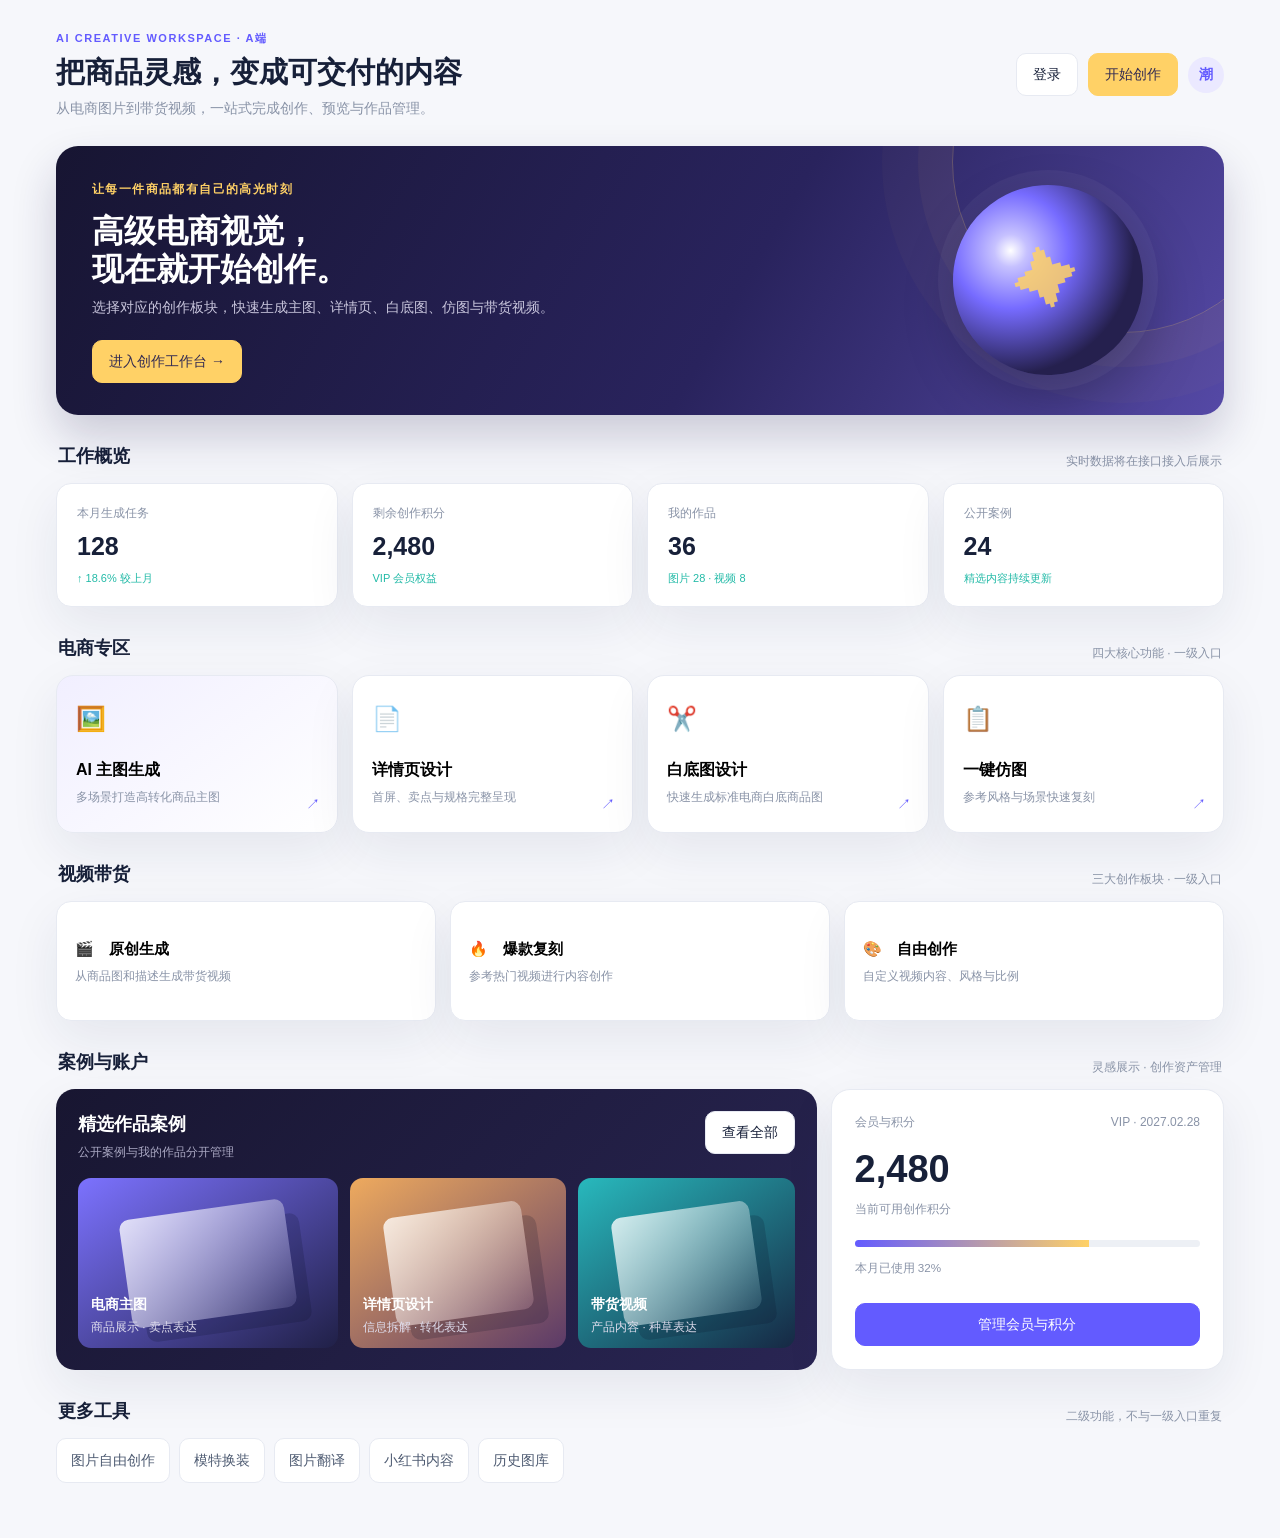
<file: index.html>
<!doctype html><html lang="zh-CN"><head><meta charset="UTF-8"><meta name="viewport" content="width=device-width,initial-scale=1"><title>潮创者 AI｜A 端工作台</title><style>
:root{--ink:#172039;--muted:#8993a7;--line:#e7eaf2;--bg:#f6f7fb;--card:#fff;--v:#635bff;--deep:#171532;--gold:#ffd166;--mint:#22baa7;--shadow:0 18px 50px rgba(28,38,75,.08)}*{box-sizing:border-box}body{margin:0;background:var(--bg);color:var(--ink);font:14px/1.5 -apple-system,BlinkMacSystemFont,"PingFang SC","Microsoft YaHei",sans-serif}button{font:inherit;cursor:pointer}.app{min-height:100vh;display:flex}.side{display:none}.brand{display:flex;align-items:center;gap:10px;color:#fff;font-weight:800;font-size:19px;padding:0 12px 34px}.logo{display:grid;place-items:center;width:34px;height:34px;border-radius:11px;color:#241e49;background:var(--gold);font-weight:900}.brand small{display:block;color:#8987a8;font-size:10px;font-weight:400}.nav{display:none}.nav button{border:0;background:transparent;color:inherit;text-align:left;border-radius:10px;padding:12px 13px}.nav button:hover,.nav button.active{background:#2a2750;color:#fff}.nav i{font-style:normal;width:25px;display:inline-block;color:#aaa5ff}.side-foot{margin-top:auto;padding:15px 12px;color:#777698;font-size:11px;line-height:1.8}.main{width:100%;max-width:1600px;margin:auto;padding:30px 56px 55px}.top{display:flex;justify-content:space-between;align-items:center;margin-bottom:27px}.eyebrow{font-size:11px;color:var(--v);font-weight:800;letter-spacing:.14em}.title{font-size:29px;margin:4px 0;font-weight:850}.desc{margin:0;color:var(--muted)}.top-actions{display:flex;gap:10px;align-items:center}.btn{border:1px solid var(--line);background:#fff;border-radius:10px;padding:10px 16px;color:var(--ink)}.btn.primary{background:var(--v);border-color:var(--v);color:#fff}.btn.gold{background:var(--gold);border-color:var(--gold);color:#332b52}.avatar{width:36px;height:36px;border-radius:50%;border:0;background:#ebe9ff;color:var(--v);font-weight:800}.hero{position:relative;overflow:hidden;border-radius:22px;background:linear-gradient(120deg,#171532,#29235d 58%,#5549a6);padding:32px 36px;color:#fff;display:flex;justify-content:space-between;min-height:210px;box-shadow:0 22px 45px rgba(29,24,74,.2)}.hero:after{content:'';position:absolute;width:340px;height:340px;border:1px solid #ffd1663d;border-radius:50%;right:-70px;top:-155px;box-shadow:0 0 0 34px #ffd1660a,0 0 0 70px #ffd16606}.hero-copy{position:relative;z-index:1;max-width:590px}.hero small{color:var(--gold);font-weight:800;letter-spacing:.12em}.hero h1{font-size:32px;line-height:1.2;margin:13px 0 8px}.hero p{color:#c8c5dc;margin:0 0 22px}.hero-art{position:relative;z-index:1;width:280px;display:grid;place-items:center}.orb{width:190px;height:190px;border-radius:50%;background:radial-gradient(circle at 35% 30%,#fff,#c6c1ff 9%,#766bff 32%,#25204e 68%);box-shadow:0 0 0 15px #ffffff0a,0 25px 55px #0004;transform:rotate(-15deg)}.orb:after{content:'✦';display:grid;place-items:center;width:100%;height:100%;font-size:66px;color:#ffd166d9}.section-head{display:flex;justify-content:space-between;align-items:end;margin:28px 2px 13px}.section-head h2{font-size:18px;margin:0}.section-head span{color:var(--muted);font-size:12px}.grid{display:grid;gap:14px}.stats{grid-template-columns:repeat(4,1fr)}.stat{background:var(--card);border:1px solid var(--line);border-radius:15px;padding:18px 20px;box-shadow:var(--shadow)}.stat label{font-size:12px;color:var(--muted)}.stat strong{display:block;font-size:25px;margin:5px 0 2px}.stat em{font-style:normal;color:var(--mint);font-size:11px}.feature-grid{grid-template-columns:repeat(4,1fr)}.feature{position:relative;min-height:158px;text-align:left;border:1px solid var(--line);border-radius:17px;background:#fff;padding:19px;overflow:hidden;transition:.2s;box-shadow:var(--shadow)}.feature:hover{transform:translateY(-3px);border-color:#bcb7ff}.feature .icon{font-size:24px;margin-bottom:21px}.feature b{display:block;font-size:16px}.feature small{display:block;color:var(--muted);margin-top:6px;line-height:1.6}.feature .arrow{position:absolute;right:17px;bottom:17px;color:var(--v)}.feature.primary{background:linear-gradient(145deg,#f1efff,#fff)}.video-grid{grid-template-columns:repeat(3,1fr)}.video-card{min-height:120px;text-align:left;border:1px solid var(--line);border-radius:15px;background:#fff;padding:18px;box-shadow:var(--shadow)}.video-card b{font-size:15px}.video-card small{display:block;color:var(--muted);margin-top:7px}.layout{grid-template-columns:1.45fr .75fr}.showcase{background:linear-gradient(135deg,#181631,#292553);border:0;border-radius:19px;padding:22px;color:#fff;box-shadow:var(--shadow)}.showcase-head{display:flex;justify-content:space-between;align-items:start}.showcase h2{margin:0;font-size:18px}.showcase p{margin:5px 0 17px;color:#aaa8c3;font-size:12px}.cases{display:grid;grid-template-columns:1.2fr 1fr 1fr;gap:12px}.case{min-height:170px;border-radius:13px;position:relative;overflow:hidden;padding:13px;display:flex;flex-direction:column;justify-content:end;background:linear-gradient(145deg,#7c72ff,#202047)}.case:nth-child(2){background:linear-gradient(145deg,#eeaa5e,#5b3a68)}.case:nth-child(3){background:linear-gradient(145deg,#28b9bd,#162844)}.case:before{content:'';position:absolute;inset:18% 18%;border-radius:10px;background:linear-gradient(135deg,#fffc,#ffffff12);transform:rotate(-8deg);box-shadow:13px 16px #0a0d232e}.case span,.case small{position:relative;z-index:1}.case span{font-weight:800}.case small{color:#dfdded;margin-top:3px}.wallet{border-radius:19px;background:#fff;border:1px solid var(--line);padding:23px;box-shadow:var(--shadow);display:flex;flex-direction:column}.wallet .topline{display:flex;justify-content:space-between;color:var(--muted);font-size:12px}.wallet strong{font-size:38px;margin:10px 0 2px}.wallet small{color:var(--muted)}.progress{height:7px;background:#edf0f5;border-radius:20px;margin:22px 0 12px;overflow:hidden}.progress i{display:block;height:100%;width:68%;background:linear-gradient(90deg,var(--v),var(--gold))}.wallet .btn{margin-top:auto;width:100%}.tools{display:flex;flex-wrap:wrap;gap:9px}.tool{border:1px solid var(--line);background:#fff;border-radius:10px;padding:11px 14px;color:#4e5b72}.tool:hover{border-color:#bcb7ff;color:var(--v)}.workspace{display:none;background:#fff;border:1px solid var(--line);border-radius:18px;padding:24px;margin-top:25px;box-shadow:var(--shadow)}.workspace.active{display:block}.workspace h2{margin:0 0 5px}.workspace p{color:var(--muted);margin:0 0 18px}.workspace-grid{display:grid;grid-template-columns:1fr 1fr;gap:14px}.form-card{border:1px solid var(--line);border-radius:14px;padding:17px}.form-card h3{margin:0 0 14px}.field{margin:12px 0}.field label{display:block;font-size:12px;font-weight:700;margin-bottom:6px}.field input,.field textarea,.field select{width:100%;border:1px solid var(--line);border-radius:9px;padding:10px;background:#fbfcfe;font:inherit}.field textarea{min-height:90px}.empty{min-height:180px;border-radius:12px;background:linear-gradient(145deg,#f0efff,#effaf7);display:grid;place-items:center;color:var(--muted);text-align:center;padding:20px}.toast{position:fixed;right:28px;bottom:25px;background:var(--deep);color:#fff;padding:11px 17px;border-radius:10px;display:none;box-shadow:var(--shadow)}
@media(max-width:1050px){.side{display:none}.main{padding:25px}.feature-grid{grid-template-columns:repeat(2,1fr)}.stats{grid-template-columns:repeat(2,1fr)}.hero-art{width:210px}.layout{grid-template-columns:1fr}.wallet{min-height:210px}.wallet .btn{margin-top:12px;width:auto;align-self:flex-start}}@media(max-width:700px){.app{display:block}.side{display:none}.brand{padding:0;margin-right:auto;font-size:16px}.brand small,.side-foot{display:none}.logo{width:30px;height:30px}.nav{display:none}.nav button{font-size:0;padding:9px}.nav i{font-size:18px;width:auto}.main{padding:16px 13px 35px}.top{display:block}.top-actions{margin-top:14px}.title{font-size:25px}.hero{padding:23px;min-height:220px}.hero h1{font-size:26px}.hero-art{display:none}.feature-grid,.video-grid{grid-template-columns:1fr 1fr}.feature{min-height:140px;padding:15px}.feature .icon{margin-bottom:13px}.cases{grid-template-columns:1fr 1fr}.case:first-child{grid-column:1/-1}.case{min-height:145px}.workspace-grid{grid-template-columns:1fr}}
</style></head><body><div class="app"><aside class="side"><div class="brand"><span class="logo">潮</span><span>潮创者 AI<small>AI CREATIVE WORKSPACE</small></span></div><nav class="nav"><button class="active" data-view="home"><i>⌂</i>首页</button><button data-view="image"><i>✦</i>电商创作</button><button data-view="video"><i>▷</i>视频带货</button><button data-view="works"><i>▦</i>案例作品</button><button data-view="account"><i>¥</i>会员积分</button></nav><div class="side-foot">A 端页面预览<br>公开案例与个人作品分离<br>当前为 UI 流程演示</div></aside><main class="main"><header class="top"><div><div class="eyebrow">AI CREATIVE WORKSPACE · A端</div><h1 class="title">把商品灵感，变成可交付的内容</h1><p class="desc">从电商图片到带货视频，一站式完成创作、预览与作品管理。</p></div><div class="top-actions"><button class="btn" onclick="toast('登录流程由 B 端接口接入')">登录</button><button class="btn gold" onclick="show('image')">开始创作</button><button class="avatar">潮</button></div></header><section class="hero"><div class="hero-copy"><small>让每一件商品都有自己的高光时刻</small><h1>高级电商视觉，<br>现在就开始创作。</h1><p>选择对应的创作板块，快速生成主图、详情页、白底图、仿图与带货视频。</p><button class="btn gold" onclick="show('image')">进入创作工作台 →</button></div><div class="hero-art"><div class="orb"></div></div></section><section class="section-head"><h2>工作概览</h2><span>实时数据将在接口接入后展示</span></section><section class="grid stats"><div class="stat"><label>本月生成任务</label><strong>128</strong><em>↑ 18.6% 较上月</em></div><div class="stat"><label>剩余创作积分</label><strong>2,480</strong><em>VIP 会员权益</em></div><div class="stat"><label>我的作品</label><strong>36</strong><em>图片 28 · 视频 8</em></div><div class="stat"><label>公开案例</label><strong>24</strong><em>精选内容持续更新</em></div></section><section class="section-head"><h2>电商专区</h2><span>四大核心功能 · 一级入口</span></section><section class="grid feature-grid"><button class="feature primary" onclick="show('image')"><div class="icon">🖼️</div><b>AI 主图生成</b><small>多场景打造高转化商品主图</small><span class="arrow">↗</span></button><button class="feature" onclick="show('image')"><div class="icon">📄</div><b>详情页设计</b><small>首屏、卖点与规格完整呈现</small><span class="arrow">↗</span></button><button class="feature" onclick="show('image')"><div class="icon">✂️</div><b>白底图设计</b><small>快速生成标准电商白底商品图</small><span class="arrow">↗</span></button><button class="feature" onclick="show('image')"><div class="icon">📋</div><b>一键仿图</b><small>参考风格与场景快速复刻</small><span class="arrow">↗</span></button></section><section class="section-head"><h2>视频带货</h2><span>三大创作板块 · 一级入口</span></section><section class="grid video-grid"><button class="video-card" onclick="show('video')"><b>🎬　原创生成</b><small>从商品图和描述生成带货视频</small></button><button class="video-card" onclick="show('video')"><b>🔥　爆款复刻</b><small>参考热门视频进行内容创作</small></button><button class="video-card" onclick="show('video')"><b>🎨　自由创作</b><small>自定义视频内容、风格与比例</small></button></section><section class="section-head"><h2>案例与账户</h2><span>灵感展示 · 创作资产管理</span></section><section class="grid layout"><div class="showcase"><div class="showcase-head"><div><h2>精选作品案例</h2><p>公开案例与我的作品分开管理</p></div><button class="btn" onclick="show('works')">查看全部</button></div><div class="cases"><div class="case"><span>电商主图</span><small>商品展示 · 卖点表达</small></div><div class="case"><span>详情页设计</span><small>信息拆解 · 转化表达</small></div><div class="case"><span>带货视频</span><small>产品内容 · 种草表达</small></div></div></div><div class="wallet"><div class="topline"><span>会员与积分</span><span>VIP · 2027.02.28</span></div><strong>2,480</strong><small>当前可用创作积分</small><div class="progress"><i></i></div><small>本月已使用 32%</small><button class="btn primary" onclick="show('account')">管理会员与积分</button></div></section><section class="section-head"><h2>更多工具</h2><span>二级功能，不与一级入口重复</span></section><div class="tools"><button class="tool" onclick="toast('图片自由创作工作台')">图片自由创作</button><button class="tool" onclick="toast('模特换装工作台')">模特换装</button><button class="tool" onclick="toast('图片翻译工作台')">图片翻译</button><button class="tool" onclick="toast('小红书内容工作台')">小红书内容</button><button class="tool" onclick="toast('历史图库')">历史图库</button></div><section id="image" class="workspace"><h2>电商创作工作台</h2><p>四大功能统一入口，选择后填写素材与创作要求。</p><div class="workspace-grid"><div class="form-card"><h3>选择电商功能</h3><div class="tools"><button class="tool" onclick="selectTool(this)">AI 主图生成</button><button class="tool" onclick="selectTool(this)">详情页设计</button><button class="tool" onclick="selectTool(this)">白底图设计</button><button class="tool" onclick="selectTool(this)">一键仿图</button></div><div class="field"><label>参考素材</label><input type="file" accept="image/*" multiple></div><div class="field"><label>商品描述</label><textarea placeholder="描述商品名称、卖点、场景和画面要求"></textarea></div><button class="btn primary" onclick="toast('已提交生成任务（等待 B 端接口）')">开始生成</button></div><div class="form-card"><h3>生成结果</h3><div class="empty">完成后将在这里展示生成结果<br><small>支持预览、下载与加入作品</small></div></div></div></section><section id="video" class="workspace"><h2>视频带货工作台</h2><p>原创生成、爆款复刻、自由创作三大板块。</p><div class="workspace-grid"><div class="form-card"><h3>视频创作设置</h3><div class="tools"><button class="tool" onclick="selectTool(this)">原创生成</button><button class="tool" onclick="selectTool(this)">爆款复刻</button><button class="tool" onclick="selectTool(this)">自由创作</button></div><div class="field"><label>视频描述</label><textarea placeholder="描述商品、动作、场景和视频内容"></textarea></div><div class="field"><label>画面比例</label><select><option>9:16</option><option>16:9</option><option>1:1</option></select></div><button class="btn primary" onclick="toast('已提交视频任务（等待 B 端接口）')">开始生成视频</button></div><div class="form-card"><h3>视频结果</h3><div class="empty">异步任务完成后展示视频结果<br><small>支持预览、保存与下载</small></div></div></div></section><section id="works" class="workspace"><h2>案例与作品</h2><p>精选案例来自后台公开案例；我的作品来自个人任务，数据完全分离。</p><div class="workspace-grid"><div class="form-card"><h3>精选案例 · 公开展示</h3><div class="empty">公开案例接口：/api/v1/portfolio</div></div><div class="form-card"><h3>我的作品 · 个人记录</h3><div class="empty">个人任务接口：/api/v1/ai-agent/tasks</div></div></div></section><section id="account" class="workspace"><h2>会员与积分</h2><p>查看会员权益、积分余额与充值入口。</p><div class="workspace-grid"><div class="form-card"><h3>当前账户</h3><div class="stat"><label>可用积分</label><strong>2,480</strong><em>VIP 会员有效期至 2027.02.28</em></div></div><div class="form-card"><h3>账户操作</h3><button class="btn primary" onclick="toast('充值与微信支付由 B 端接口接入')">充值积分</button></div></div></section></main></div><div class="toast" id="toast"></div><script>function show(id){document.querySelectorAll('.workspace').forEach(x=>x.classList.toggle('active',x.id===id));document.querySelectorAll('.nav button').forEach(x=>x.classList.toggle('active',x.dataset.view===id||(id==='home'&&x.dataset.view==='home')));if(id!=='home')document.getElementById(id).scrollIntoView({behavior:'smooth',block:'start'});else scrollTo({top:0,behavior:'smooth'})}document.querySelectorAll('[data-view]').forEach(b=>b.onclick=()=>show(b.dataset.view));function toast(t){let x=document.getElementById('toast');x.textContent=t;x.style.display='block';clearTimeout(window.__toast);window.__toast=setTimeout(()=>x.style.display='none',2400)}function selectTool(b){b.parentElement.querySelectorAll('.tool').forEach(x=>{x.style.background='';x.style.color=''});b.style.background='#eeecff';b.style.color='#5148d8'}</script></body></html>
</file>
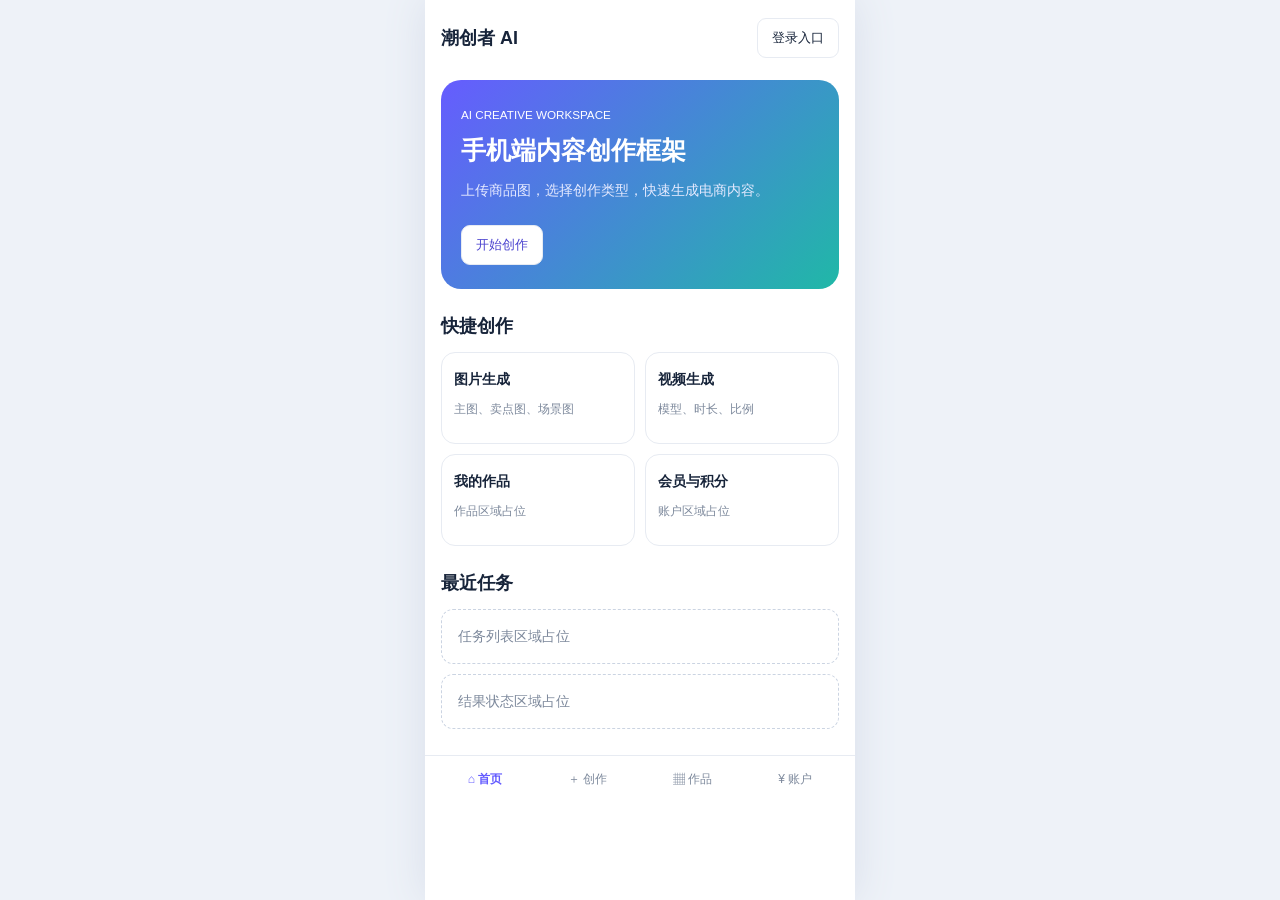
<file: mobile-flow-v1.html>
<!doctype html>
<html lang="zh-CN"><head><meta charset="UTF-8"><meta name="viewport" content="width=device-width,initial-scale=1"><title>潮创者 AI｜手机端创作流程</title>
<style>:root{--ink:#17243a;--muted:#7d899c;--line:#e7ebf2;--brand:#635bff}*{box-sizing:border-box}body{margin:0;background:#eef2f8;color:var(--ink);font:14px/1.5 -apple-system,BlinkMacSystemFont,"PingFang SC","Microsoft YaHei",sans-serif}.phone{width:min(100%,430px);min-height:100vh;margin:auto;background:#fff;padding:18px 16px 28px;box-shadow:0 0 40px #d8deea}.top{display:flex;justify-content:space-between;align-items:center;margin-bottom:22px}.logo{font-size:18px;font-weight:800}.btn{border:1px solid var(--line);background:#fff;border-radius:9px;padding:10px 14px;color:var(--ink);cursor:pointer}.primary{background:var(--brand);border-color:var(--brand);color:#fff}.hero{padding:24px 20px;border-radius:20px;background:linear-gradient(135deg,#665cff,#20b8a7);color:#fff}.hero h1{font-size:25px;line-height:1.25;margin:10px 0}.hero p{color:#e6eaff}.hero .btn{color:#4b43cf;margin-top:10px}.title{font-size:18px;margin:24px 0 12px}.grid{display:grid;grid-template-columns:1fr 1fr;gap:10px}.card{border:1px solid var(--line);border-radius:14px;padding:16px 12px;min-height:92px;cursor:pointer}.card strong{display:block;margin-bottom:8px}.card span{font-size:12px;color:var(--muted)}.task{border:1px dashed #cbd4e2;border-radius:12px;padding:16px;color:var(--muted);margin-top:10px}.screen{display:none!important}.screen.active{display:block!important}.back{margin-bottom:18px;color:var(--brand);border:0;padding:0}.field{margin:14px 0}.field label{display:block;font-weight:700;margin-bottom:7px}.field input,.field textarea,.field select{width:100%;border:1px solid var(--line);border-radius:9px;padding:11px;background:#fbfcfe;font:inherit}.field textarea{min-height:90px}.upload{border:1px dashed #aeb8cd;border-radius:14px;padding:28px;text-align:center;color:var(--muted)}.chips{display:flex;gap:8px;flex-wrap:wrap}.chips .btn.active{background:#eeecff;border-color:#aaa4ff;color:#4b43cf}.progress{height:10px;background:#edf0f5;border-radius:99px;overflow:hidden}.progress i{display:block;width:68%;height:100%;background:linear-gradient(90deg,#635bff,#20b8a7)}.bottom{position:sticky;bottom:0;margin:26px -16px -28px;padding:14px 10px;background:#fff;border-top:1px solid var(--line);display:flex;justify-content:space-around;color:var(--muted);font-size:12px}.bottom b{color:var(--brand)}</style></head>
<body><main class="phone"><div class="top"><div class="logo">潮创者 AI</div><button class="btn">登录入口</button></div>
<section id="home" class="screen active"><section class="hero"><small>AI CREATIVE WORKSPACE</small><h1>手机端内容创作框架</h1><p>上传商品图，选择创作类型，快速生成电商内容。</p><button class="btn" onclick="show('choose')">开始创作</button></section><h2 class="title">快捷创作</h2><section class="grid"><div class="card" onclick="openCreate('image')"><strong>图片生成</strong><span>主图、卖点图、场景图</span></div><div class="card" onclick="openCreate('video')"><strong>视频生成</strong><span>模型、时长、比例</span></div><div class="card"><strong>我的作品</strong><span>作品区域占位</span></div><div class="card"><strong>会员与积分</strong><span>账户区域占位</span></div></section><h2 class="title">最近任务</h2><div class="task">任务列表区域占位</div><div class="task">结果状态区域占位</div></section>
<section id="choose" class="screen"><button class="btn back" onclick="show('home')">← 返回首页</button><h1>选择创作类型</h1><p style="color:var(--muted)">先选择你要制作的内容类型。</p><section class="grid"><div class="card" onclick="openCreate('image')"><strong>图片生成</strong><span>商品主图、详情图、场景图</span></div><div class="card" onclick="openCreate('video')"><strong>视频生成</strong><span>带货视频、产品展示视频</span></div></section></section>
<section id="create" class="screen"><button class="btn back" onclick="show('choose')">← 返回选择</button><h1 id="createTitle">图片生成</h1><div class="field"><label>上传参考图</label><div class="upload">＋ 点击上传商品图<br><small>支持 JPG、PNG，最多 4 张</small></div></div><div class="field"><label>创作要求</label><textarea placeholder="输入商品卖点、使用场景和画面要求"></textarea></div><div class="field"><label>画面比例</label><div class="chips"><button class="btn active">1:1</button><button class="btn">4:5</button><button class="btn">16:9</button></div></div><div class="field"><label>创作风格</label><select><option>高级电商视觉</option><option>生活方式场景</option><option>简约白底</option></select></div><button class="btn primary" style="width:100%" onclick="show('result')">提交生成任务</button></section>
<section id="result" class="screen"><button class="btn back" onclick="show('home')">← 返回首页</button><h1>任务已提交</h1><p style="color:var(--muted)">这是前端流程演示，真实生成由后端接口完成。</p><div class="card"><strong>正在生成作品</strong><p style="color:var(--muted)">预计需要一点时间</p><div class="progress"><i></i></div><p style="color:var(--muted);font-size:12px">生成中 68%</p></div><div class="task">生成结果区域占位 · 完成后可预览、保存和下载</div></section>
<div class="bottom"><b onclick="show('home')">⌂ 首页</b><span onclick="show('choose')">＋ 创作</span><span>▦ 作品</span><span>¥ 账户</span></div></main><script>function show(id){document.querySelectorAll('.screen').forEach(s=>{const active=s.id===id;s.classList.toggle('active',active);s.hidden=!active});window.scrollTo(0,0)}function openCreate(type){document.getElementById('createTitle').textContent=type==='video'?'视频生成':'图片生成';show('create')}document.querySelectorAll('.screen').forEach(s=>{s.hidden=!s.classList.contains('active')});</script></body></html>
</file>
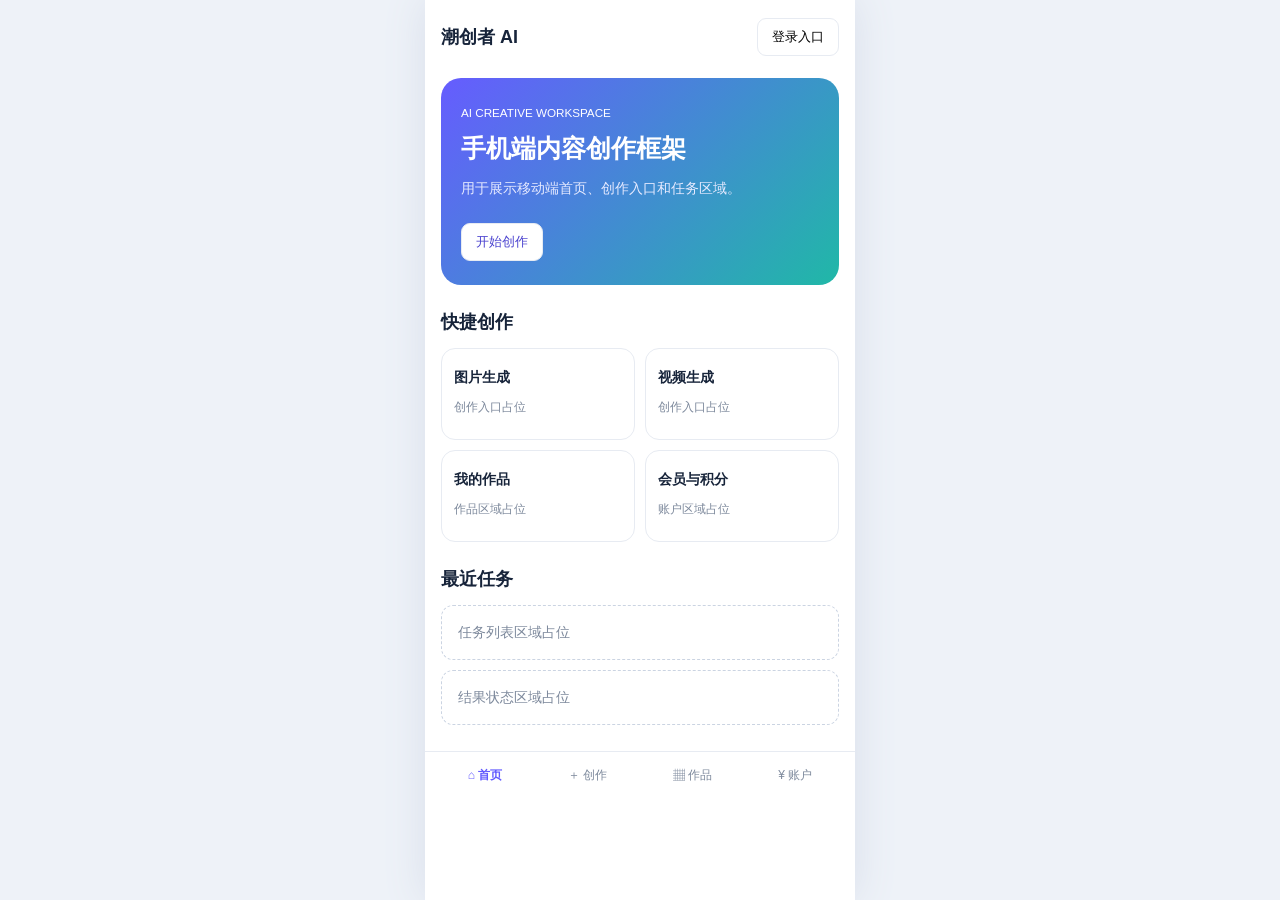
<file: mobile-framework.html>
<!doctype html>
<html lang="zh-CN"><head><meta charset="UTF-8"><meta name="viewport" content="width=device-width,initial-scale=1"><title>潮创者 AI｜手机 H5 框架</title>
<style>:root{--ink:#17243a;--muted:#7d899c;--line:#e7ebf2;--brand:#635bff}*{box-sizing:border-box}body{margin:0;background:#eef2f8;color:var(--ink);font:14px/1.5 -apple-system,BlinkMacSystemFont,"PingFang SC","Microsoft YaHei",sans-serif}.phone{width:min(100%,430px);min-height:100vh;margin:auto;background:#fff;padding:18px 16px 28px;box-shadow:0 0 40px #d8deea}.top{display:flex;justify-content:space-between;align-items:center;margin-bottom:22px}.logo{font-size:18px;font-weight:800}.btn{border:1px solid var(--line);background:#fff;border-radius:9px;padding:9px 14px}.hero{padding:24px 20px;border-radius:20px;background:linear-gradient(135deg,#665cff,#20b8a7);color:#fff}.hero h1{font-size:25px;line-height:1.25;margin:10px 0}.hero p{color:#e6eaff}.hero .btn{color:#4b43cf;margin-top:10px}.title{font-size:18px;margin:24px 0 12px}.grid{display:grid;grid-template-columns:1fr 1fr;gap:10px}.card{border:1px solid var(--line);border-radius:14px;padding:18px 12px;min-height:92px}.card strong{display:block;margin-bottom:8px}.card span{font-size:12px;color:var(--muted)}.task{border:1px dashed #cbd4e2;border-radius:12px;padding:16px;color:var(--muted);margin-top:10px}.bottom{position:sticky;bottom:0;margin:26px -16px -28px;padding:14px 10px;background:#fff;border-top:1px solid var(--line);display:flex;justify-content:space-around;color:var(--muted);font-size:12px}.bottom b{color:var(--brand)}</style></head>
<body><main class="phone"><div class="top"><div class="logo">潮创者 AI</div><button class="btn">登录入口</button></div><section class="hero"><small>AI CREATIVE WORKSPACE</small><h1>手机端内容创作框架</h1><p>用于展示移动端首页、创作入口和任务区域。</p><button class="btn">开始创作</button></section><h2 class="title">快捷创作</h2><section class="grid"><div class="card"><strong>图片生成</strong><span>创作入口占位</span></div><div class="card"><strong>视频生成</strong><span>创作入口占位</span></div><div class="card"><strong>我的作品</strong><span>作品区域占位</span></div><div class="card"><strong>会员与积分</strong><span>账户区域占位</span></div></section><h2 class="title">最近任务</h2><div class="task">任务列表区域占位</div><div class="task">结果状态区域占位</div><div class="bottom"><b>⌂ 首页</b><span>＋ 创作</span><span>▦ 作品</span><span>¥ 账户</span></div></main></body></html>
</file>
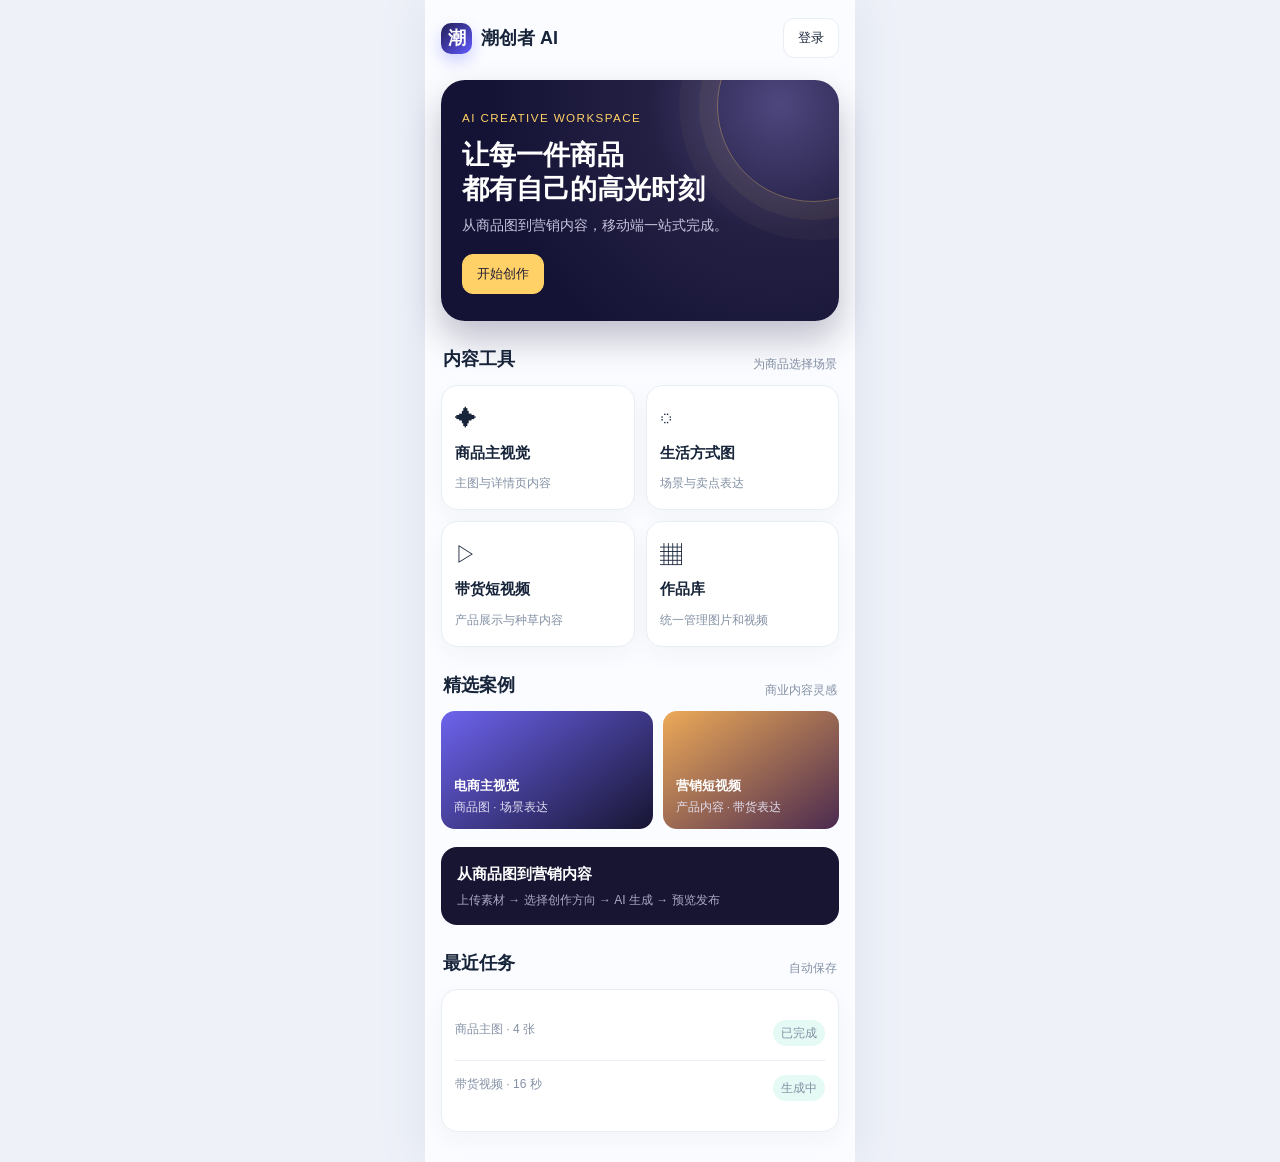
<file: mobile-premium-v2.html>
<!doctype html><html lang="zh-CN"><head><meta charset="UTF-8"><meta name="viewport" content="width=device-width,initial-scale=1"><title>潮创者 AI｜高级 H5 预览</title><style>
:root{--ink:#17243a;--muted:#8390a4;--line:#e9edf4;--brand:#635bff;--mint:#22baa7;--gold:#ffd166;--soft:#f6f7ff}*{box-sizing:border-box}body{margin:0;background:#eef1f8;color:var(--ink);font:14px/1.5 -apple-system,BlinkMacSystemFont,"PingFang SC","Microsoft YaHei",sans-serif}.phone{width:min(100%,430px);min-height:100vh;margin:auto;background:#fbfcff;padding:18px 16px 30px;box-shadow:0 0 45px #dce2ee}.top{display:flex;align-items:center;justify-content:space-between;margin-bottom:22px}.brand{display:flex;align-items:center;gap:9px;font-size:18px;font-weight:800}.mark{display:grid;place-items:center;width:31px;height:31px;border-radius:10px;color:#fff;background:linear-gradient(135deg,#211d55,#635bff);box-shadow:0 7px 16px #cdd0ff}.btn{border:1px solid var(--line);background:#fff;border-radius:11px;padding:10px 14px;color:var(--ink);cursor:pointer}.primary{border-color:var(--gold);background:var(--gold);color:#211d35;box-shadow:0 9px 18px #f0d999}.screen{display:none!important}.screen.active{display:block!important}.hero{position:relative;overflow:hidden;padding:27px 21px;border-radius:24px;color:#fff;background:radial-gradient(circle at 85% 10%,#4e477f 0,#242044 32%,#141335 72%);box-shadow:0 18px 35px rgba(20,19,53,.26)}.hero:after{content:'';position:absolute;width:190px;height:190px;right:-70px;top:-70px;border-radius:50%;border:1px solid rgba(255,209,102,.35);box-shadow:0 0 0 18px rgba(255,209,102,.05),0 0 0 38px rgba(255,209,102,.03)}.hero small{letter-spacing:.12em;color:var(--gold)}.hero h1{position:relative;z-index:1;font-size:27px;line-height:1.25;margin:11px 0 8px}.hero p{position:relative;z-index:1;color:#c8c5df;margin:0 0 18px}.hero .btn{position:relative;z-index:1;color:#211d35;background:var(--gold);border-color:var(--gold)}.section-head{display:flex;align-items:end;justify-content:space-between;margin:25px 2px 12px}.section-head h2{margin:0;font-size:18px}.muted{color:var(--muted);font-size:12px}.grid{display:grid;grid-template-columns:1fr 1fr;gap:11px}.card{background:#fff;border:1px solid var(--line);border-radius:16px;padding:16px 13px;min-height:102px;box-shadow:0 8px 22px rgba(32,50,83,.04);cursor:pointer}.card strong{display:block;font-size:15px;margin-bottom:8px}.card span{color:var(--muted);font-size:12px}.icon{font-size:22px;margin-bottom:7px}.task{display:flex;justify-content:space-between;gap:8px;padding:14px 0;border-bottom:1px solid var(--line);color:#44536a}.task:last-child{border-bottom:0}.pill{white-space:nowrap;font-size:11px;padding:4px 8px;border-radius:999px;background:#e6faf5;color:#139c89}.back{border:0;padding:0;color:var(--brand);background:transparent;margin-bottom:17px}.field{margin:15px 0}.field label{display:block;font-weight:700;font-size:12px;margin-bottom:7px}.field input,.field textarea,.field select{width:100%;border:1px solid var(--line);border-radius:10px;padding:11px;background:#fff;font:inherit}.field textarea{min-height:88px}.upload{border:1px dashed #afb9ce;border-radius:14px;padding:28px;text-align:center;color:var(--muted);background:#fff}.chips{display:flex;flex-wrap:wrap;gap:8px}.chips .btn.active{background:#fff6d9;border-color:#efd078;color:#9b6b12}.progress{height:9px;border-radius:99px;background:#edf0f6;overflow:hidden}.progress i{display:block;width:68%;height:100%;background:linear-gradient(90deg,#635bff,var(--gold))}.bottom{position:sticky;bottom:0;display:flex;justify-content:space-around;margin:26px -16px -30px;padding:14px 8px;background:rgba(255,255,255,.96);border-top:1px solid var(--line);color:var(--muted);font-size:12px}.bottom.hidden{display:none}.bottom b{color:var(--brand)}.case-grid{display:grid;grid-template-columns:1.2fr 1fr;gap:10px}.case{min-height:118px;border-radius:14px;padding:13px;color:#fff;display:flex;flex-direction:column;justify-content:end;background:linear-gradient(145deg,#6d63ee,#171532)}.case:nth-child(2){background:linear-gradient(145deg,#edaa58,#4b2a4f)}.case strong{font-size:13px}.case small{color:#e2deef;margin-top:3px}.process{margin-top:18px;padding:16px;border-radius:16px;background:#171532;color:#fff}.process b{font-size:15px}.process p{color:#aaa8c2;font-size:12px;margin:6px 0 0}@media(max-width:360px){.phone{padding-left:13px;padding-right:13px}.bottom{margin-left:-13px;margin-right:-13px}}
</style></head><body><main class="phone"><div class="top"><div class="brand"><span class="mark">潮</span><span>潮创者 AI</span></div><button class="btn">登录</button></div>
<section id="home" class="screen active"><section class="hero"><small>AI CREATIVE WORKSPACE</small><h1>让每一件商品<br>都有自己的高光时刻</h1><p>从商品图到营销内容，移动端一站式完成。</p><button class="btn" onclick="show('choose')">开始创作</button></section><div class="section-head"><h2>内容工具</h2><span class="muted">为商品选择场景</span></div><div class="grid"><div class="card" onclick="openCreate('image')"><div class="icon">✦</div><strong>商品主视觉</strong><span>主图与详情页内容</span></div><div class="card" onclick="openCreate('image')"><div class="icon">◌</div><strong>生活方式图</strong><span>场景与卖点表达</span></div><div class="card" onclick="openCreate('video')"><div class="icon">▷</div><strong>带货短视频</strong><span>产品展示与种草内容</span></div><div class="card" onclick="show('works')"><div class="icon">▦</div><strong>作品库</strong><span>统一管理图片和视频</span></div></div><div class="section-head"><h2>精选案例</h2><span class="muted">商业内容灵感</span></div><div class="case-grid"><div class="case"><strong>电商主视觉</strong><small>商品图 · 场景表达</small></div><div class="case"><strong>营销短视频</strong><small>产品内容 · 带货表达</small></div></div><div class="process"><b>从商品图到营销内容</b><p>上传素材 → 选择创作方向 → AI 生成 → 预览发布</p></div><div class="section-head"><h2>最近任务</h2><span class="muted">自动保存</span></div><div class="card"><div class="task"><span>商品主图 · 4 张</span><span class="pill">已完成</span></div><div class="task"><span>带货视频 · 16 秒</span><span class="pill">生成中</span></div></div></section>
<section id="choose" class="screen"><button class="btn back" onclick="show('home')">← 返回首页</button><h1>开始创作</h1><p class="muted">选择一种内容形式，进入对应创作工作台。</p><div class="grid" style="margin-top:22px"><div class="card" onclick="openCreate('image')"><div class="icon">✦</div><strong>图片内容</strong><span>主图、卖点图、场景图和详情图</span></div><div class="card" onclick="openCreate('video')"><div class="icon">▷</div><strong>视频内容</strong><span>带货视频、产品展示和短视频</span></div></div></section>
<section id="create" class="screen"><button class="btn back" onclick="show('choose')">← 返回选择</button><h1 id="createTitle">图片内容</h1><p class="muted">用几步完成一次内容创作。</p><div class="card" style="margin-top:18px"><div class="field"><label>参考素材</label><div class="upload">＋ 上传商品图<br><small>支持 JPG、PNG，最多 4 张</small></div></div><div class="field"><label>创作要求</label><textarea placeholder="描述商品卖点、使用场景和画面氛围"></textarea></div><div class="field"><label>画面比例</label><div class="chips"><button class="btn active">1:1</button><button class="btn">4:5</button><button class="btn">16:9</button></div></div><button class="btn primary" style="width:100%" onclick="show('result')">提交生成</button></div></section>
<section id="result" class="screen"><button class="btn back" onclick="show('home')">← 返回首页</button><h1>正在创作</h1><p class="muted">你的内容已进入生成队列。</p><div class="card" style="margin-top:18px"><strong>生成进度</strong><p class="muted">预计很快完成</p><div class="progress"><i></i></div><p class="muted">68% · 前端流程演示</p></div><div class="task" style="margin-top:15px">完成后可预览、保存和下载</div></section>
<section id="works" class="screen"><button class="btn back" onclick="show('home')">← 返回首页</button><h1>作品库</h1><p class="muted">统一管理已生成的图片和视频内容。</p><div class="grid" style="margin-top:20px"><div class="card"><div class="icon">▧</div><strong>商品主视觉</strong><span>图片作品</span></div><div class="card"><div class="icon">▷</div><strong>带货视频</strong><span>视频作品</span></div></div></section>
 </main><script>function show(id){document.querySelectorAll('.screen').forEach(s=>{const on=s.id===id;s.classList.toggle('active',on);s.hidden=!on});window.scrollTo(0,0)}function openCreate(type){document.getElementById('createTitle').textContent=type==='video'?'视频内容':'图片内容';show('create')}document.querySelectorAll('.screen').forEach(s=>s.hidden=!s.classList.contains('active'));</script></body></html>
</file>
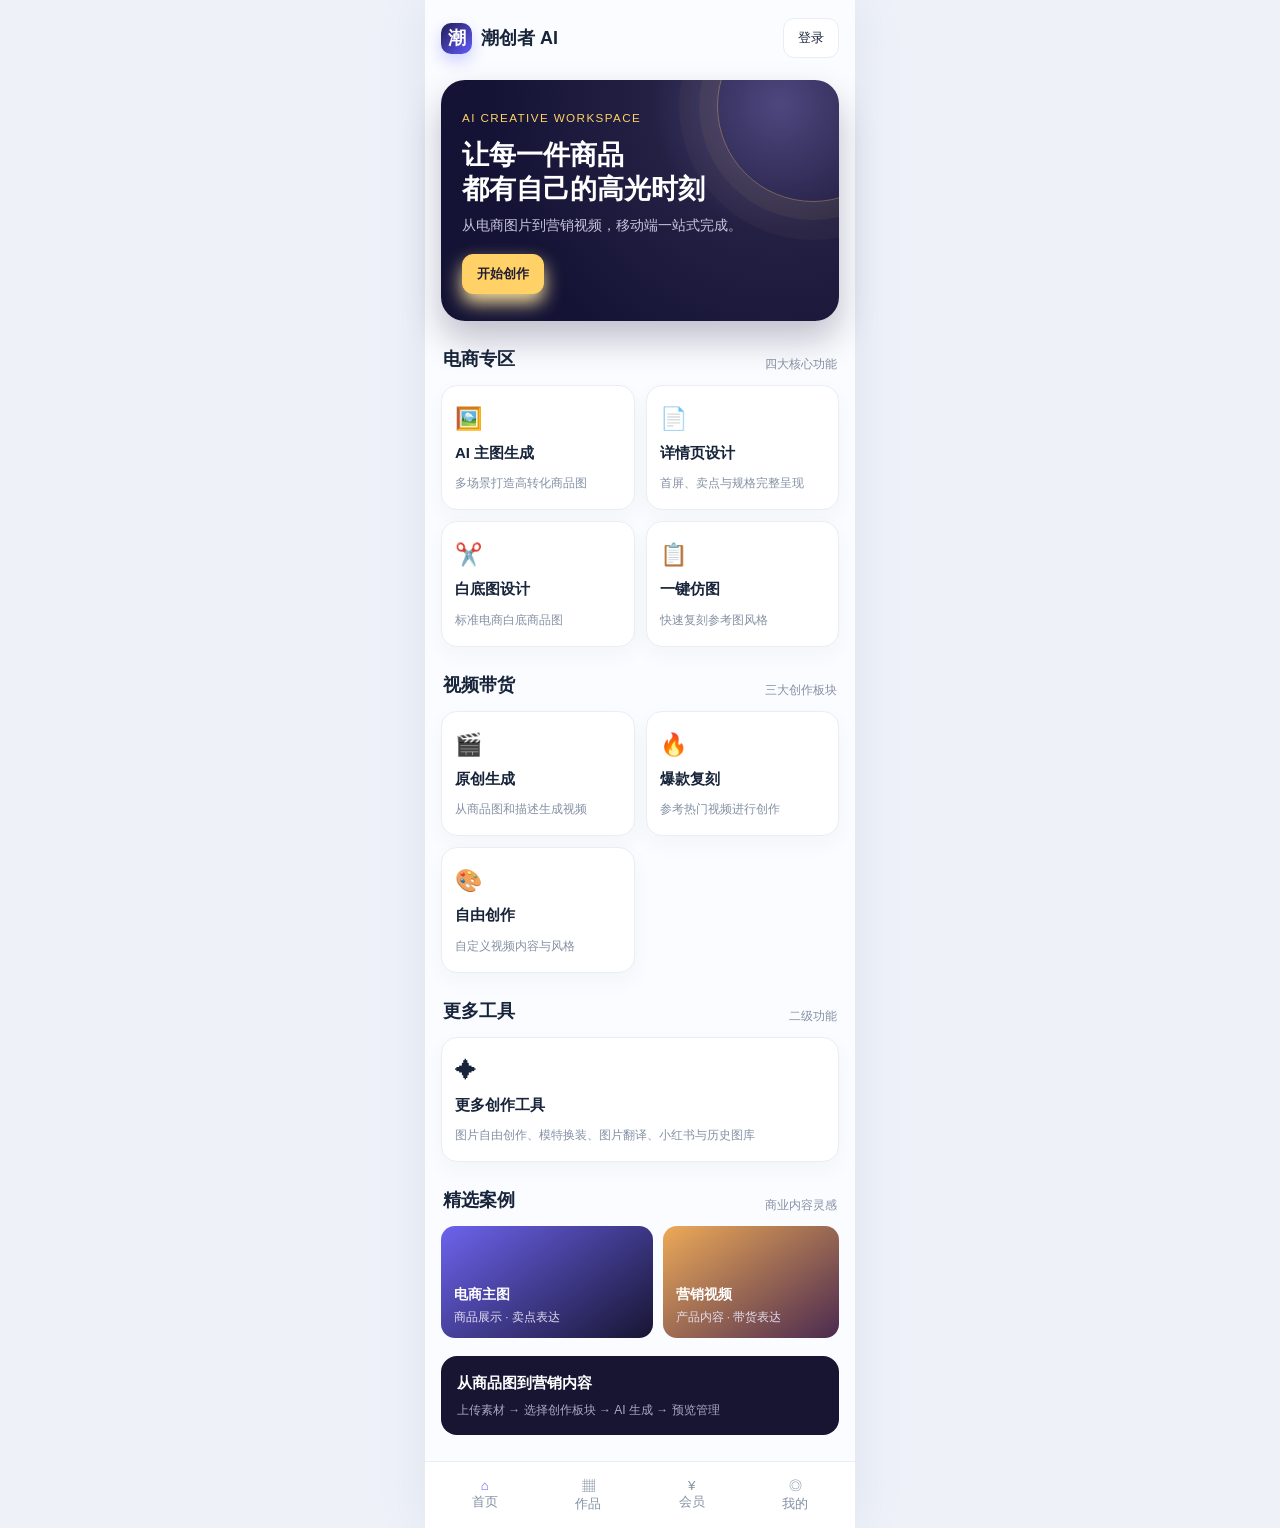
<file: mobile.html>
<!doctype html>
<html lang="zh-CN">
<head>
<meta charset="UTF-8"><meta name="viewport" content="width=device-width,initial-scale=1">
<title>潮创者 AI｜客户 H5 预览</title>
<style>
:root{--ink:#17243a;--muted:#8490a4;--line:#e9edf4;--gold:#ffd166;--violet:#635bff}*{box-sizing:border-box}body{margin:0;background:#eef1f8;color:var(--ink);font:14px/1.5 -apple-system,BlinkMacSystemFont,"PingFang SC","Microsoft YaHei",sans-serif}.phone{width:min(100%,430px);min-height:100vh;margin:auto;background:#fbfcff;padding:18px 16px 30px;box-shadow:0 0 45px #dce2ee}.top{display:flex;align-items:center;justify-content:space-between;margin-bottom:22px}.brand{display:flex;align-items:center;gap:9px;font-size:18px;font-weight:800}.mark{display:grid;place-items:center;width:31px;height:31px;border-radius:10px;color:#fff;background:linear-gradient(135deg,#211d55,#635bff);box-shadow:0 7px 16px #cdd0ff}.btn{border:1px solid var(--line);background:#fff;border-radius:11px;padding:10px 14px;color:var(--ink);cursor:pointer}.primary{border-color:var(--gold);background:var(--gold);color:#211d35;font-weight:700;box-shadow:0 9px 18px #f0d999}.screen{display:none}.screen.active{display:block}.hero{position:relative;overflow:hidden;padding:27px 21px;border-radius:24px;color:#fff;background:radial-gradient(circle at 85% 10%,#4e477f 0,#242044 32%,#141335 72%);box-shadow:0 18px 35px rgba(20,19,53,.26)}.hero:after{content:'';position:absolute;width:190px;height:190px;right:-70px;top:-70px;border-radius:50%;border:1px solid rgba(255,209,102,.35);box-shadow:0 0 0 18px rgba(255,209,102,.05),0 0 0 38px rgba(255,209,102,.03)}.hero small{letter-spacing:.12em;color:var(--gold)}.hero h1{position:relative;z-index:1;font-size:27px;line-height:1.25;margin:11px 0 8px}.hero p{position:relative;z-index:1;color:#c8c5df;margin:0 0 18px}.hero .btn{position:relative;z-index:1}.section-head{display:flex;align-items:end;justify-content:space-between;margin:25px 2px 12px}.section-head h2{margin:0;font-size:18px}.muted{color:var(--muted);font-size:12px}.grid{display:grid;grid-template-columns:1fr 1fr;gap:11px}.card{background:#fff;border:1px solid var(--line);border-radius:16px;padding:16px 13px;min-height:100px;box-shadow:0 8px 22px rgba(32,50,83,.04);cursor:pointer}.card strong{display:block;font-size:15px;margin-bottom:8px}.card span,.card small{color:var(--muted);font-size:12px}.icon{font-size:22px;margin-bottom:7px}.case-grid{display:grid;grid-template-columns:1.2fr 1fr;gap:10px}.case{min-height:112px;border-radius:14px;padding:13px;color:#fff;display:flex;flex-direction:column;justify-content:end;background:linear-gradient(145deg,#6d63ee,#171532)}.case:nth-child(2){background:linear-gradient(145deg,#edaa58,#4b2a4f)}.case small{color:#e2deef;margin-top:3px}.process{margin-top:18px;padding:16px;border-radius:16px;background:#171532;color:#fff}.process b{font-size:15px}.process p{color:#aaa8c2;font-size:12px;margin:6px 0 0}.back{border:0;padding:0;color:var(--violet);background:transparent;margin-bottom:17px}.mode-grid{display:grid;grid-template-columns:1fr 1fr;gap:10px;margin-top:20px}.mode{min-height:86px;text-align:left}.mode.active{border-color:#b9b3ff;box-shadow:0 0 0 2px #eeecff}.mode b{display:block}.mode small{display:block;margin-top:4px}.field{margin:15px 0}.field label{display:block;font-weight:700;font-size:12px;margin-bottom:7px}.field input,.field textarea,.field select{width:100%;border:1px solid var(--line);border-radius:10px;padding:11px;background:#fff;font:inherit}.field textarea{min-height:88px}.upload{border:1px dashed #afb9ce;border-radius:14px;padding:26px;text-align:center;color:var(--muted)}.bottom{display:flex;justify-content:space-around;margin:26px -16px -30px;padding:14px 8px;background:rgba(255,255,255,.96);border-top:1px solid var(--line);color:var(--muted);font-size:12px}.bottom button{border:0;background:transparent;color:inherit}.bottom b{color:var(--violet)}.balance{background:linear-gradient(135deg,#171532,#3a3265);color:#fff}.balance h2{font-size:34px;color:var(--gold);margin:8px 0}@media(max-width:360px){.phone{padding-left:13px;padding-right:13px}.bottom{margin-left:-13px;margin-right:-13px}}
</style>
</head>
<body><main class="phone">
<div class="top"><div class="brand"><span class="mark">潮</span><span>潮创者 AI</span></div><button class="btn" onclick="show('login')">登录</button></div>
<section id="home" class="screen active"><section class="hero"><small>AI CREATIVE WORKSPACE</small><h1>让每一件商品<br>都有自己的高光时刻</h1><p>从电商图片到营销视频，移动端一站式完成。</p><button class="btn primary" onclick="show('choose')">开始创作</button></section><div class="section-head"><h2>电商专区</h2><span class="muted">四大核心功能</span></div><div class="grid"><div class="card" onclick="show('ecommerce')"><div class="icon">🖼️</div><strong>AI 主图生成</strong><span>多场景打造高转化商品图</span></div><div class="card" onclick="show('ecommerce')"><div class="icon">📄</div><strong>详情页设计</strong><span>首屏、卖点与规格完整呈现</span></div><div class="card" onclick="show('ecommerce')"><div class="icon">✂️</div><strong>白底图设计</strong><span>标准电商白底商品图</span></div><div class="card" onclick="show('ecommerce')"><div class="icon">📋</div><strong>一键仿图</strong><span>快速复刻参考图风格</span></div></div><div class="section-head"><h2>视频带货</h2><span class="muted">三大创作板块</span></div><div class="grid"><div class="card" onclick="show('video')"><div class="icon">🎬</div><strong>原创生成</strong><span>从商品图和描述生成视频</span></div><div class="card" onclick="show('video')"><div class="icon">🔥</div><strong>爆款复刻</strong><span>参考热门视频进行创作</span></div><div class="card" onclick="show('video')"><div class="icon">🎨</div><strong>自由创作</strong><span>自定义视频内容与风格</span></div></div><div class="section-head"><h2>更多工具</h2><span class="muted">二级功能</span></div><div class="card" onclick="show('more')"><div class="icon">✦</div><strong>更多创作工具</strong><span>图片自由创作、模特换装、图片翻译、小红书与历史图库</span></div><div class="section-head"><h2>精选案例</h2><span class="muted">商业内容灵感</span></div><div class="case-grid"><div class="case"><strong>电商主图</strong><small>商品展示 · 卖点表达</small></div><div class="case"><strong>营销视频</strong><small>产品内容 · 带货表达</small></div></div><div class="process"><b>从商品图到营销内容</b><p>上传素材 → 选择创作板块 → AI 生成 → 预览管理</p></div></section>
<section id="choose" class="screen"><button class="btn back" onclick="show('home')">← 返回首页</button><h1>开始创作</h1><p class="muted">先选择一级创作专区。</p><div class="grid" style="margin-top:22px"><div class="card" onclick="show('ecommerce')"><div class="icon">🛍️</div><strong>电商专区</strong><span>主图、详情页、白底图、一键仿图</span></div><div class="card" onclick="show('video')"><div class="icon">🎬</div><strong>视频带货</strong><span>原创生成、爆款复刻、自由创作</span></div></div></section>
<section id="ecommerce" class="screen"><button class="btn back" onclick="show('choose')">← 返回选择</button><h1>电商专区</h1><p class="muted">四大核心功能，覆盖商品视觉生产。</p><div class="mode-grid"><div class="card mode active"><strong>AI 主图生成</strong><small>多场景打造高转化商品图</small></div><div class="card mode"><strong>详情页设计</strong><small>首屏、卖点与规格完整呈现</small></div><div class="card mode"><strong>白底图设计</strong><small>标准电商白底商品图</small></div><div class="card mode"><strong>一键仿图</strong><small>参考风格与场景复刻</small></div></div><div class="card" style="margin-top:16px"><div class="field"><label>参考素材</label><div class="upload">＋ 上传商品图<br><small>支持 JPG、PNG</small></div></div><div class="field"><label>商品描述</label><textarea placeholder="描述商品卖点、场景和画面要求"></textarea></div><button class="btn primary" style="width:100%" onclick="show('result')">开始生成</button></div></section>
<section id="video" class="screen"><button class="btn back" onclick="show('choose')">← 返回选择</button><h1>视频带货</h1><p class="muted">三大视频创作板块，覆盖商品内容表达。</p><div class="mode-grid"><div class="card mode active"><strong>原创生成</strong><small>从商品图和描述生成视频</small></div><div class="card mode"><strong>爆款复刻</strong><small>参考热门视频进行创作</small></div><div class="card mode"><strong>自由创作</strong><small>自定义视频内容与风格</small></div></div><div class="card" style="margin-top:16px"><div class="field"><label>参考素材</label><div class="upload">＋ 上传商品图或视频</div></div><div class="field"><label>视频描述</label><textarea placeholder="描述商品、人物动作、场景和视频内容"></textarea></div><div class="field"><label>画面比例</label><select><option>9:16</option><option>16:9</option><option>1:1</option></select></div><button class="btn primary" style="width:100%" onclick="show('result')">开始生成视频</button></div></section>
<section id="more" class="screen"><button class="btn back" onclick="show('home')">← 返回首页</button><h1>更多工具</h1><p class="muted">原有能力作为二级工具收纳，不与一级专区重复。</p><div class="grid" style="margin-top:20px"><div class="card"><strong>图片自由创作</strong><span>按描述生成创意画面</span></div><div class="card"><strong>模特换装</strong><span>展示商品上身效果</span></div><div class="card"><strong>图片翻译</strong><span>适配跨境电商内容</span></div><div class="card"><strong>小红书内容</strong><span>生成种草文案与配图</span></div><div class="card"><strong>历史图库</strong><span>管理全部生成记录</span></div></div></section>
<section id="result" class="screen"><button class="btn back" onclick="show('home')">← 返回首页</button><h1>正在创作</h1><p class="muted">内容已进入生成队列，完成后可预览和管理。</p><div class="card" style="margin-top:18px"><strong>生成进度</strong><p class="muted">前端流程演示</p><div style="height:9px;border-radius:99px;background:#edf0f6;overflow:hidden"><i style="display:block;width:68%;height:100%;background:linear-gradient(90deg,#635bff,#ffd166)"></i></div></div></section>
<section id="works" class="screen"><button class="btn back" onclick="show('home')">← 返回首页</button><h1>案例与作品</h1><p class="muted">公开案例与用户个人作品分开管理。</p><div class="section-head"><h2>精选案例</h2><span class="muted">后台公开内容</span></div><div class="chips"><button class="btn active">全部</button><button class="btn">图片</button><button class="btn">视频</button></div><div class="case-grid" style="margin-top:12px"><div class="case"><strong>电商主图案例</strong><small>商品展示 · 卖点表达</small></div><div class="case"><strong>详情页案例</strong><small>卖点拆解 · 信息展示</small></div><div class="case"><strong>白底图案例</strong><small>标准平台 · 商品展示</small></div><div class="case"><strong>营销视频案例</strong><small>产品内容 · 带货表达</small></div></div><div class="section-head"><h2>我的作品</h2><span class="muted">个人生成记录</span></div><div class="grid"><div class="card"><div class="icon">▧</div><strong>图片作品</strong><span>主图、详情图等</span></div><div class="card"><div class="icon">▷</div><strong>视频作品</strong><span>带货与展示视频</span></div></div></section>
<section id="login" class="screen"><button class="btn back" onclick="show('home')">← 返回首页</button><h1>登录潮创者 AI</h1><p class="muted">登录后使用生成、作品和会员服务。</p><div class="card" style="margin-top:18px"><div class="field"><label>手机号或用户名</label><input placeholder="请输入手机号或用户名"></div><div class="field"><label>密码</label><input type="password" placeholder="请输入密码"></div><button class="btn primary" style="width:100%" onclick="show('home')">登录</button><p class="muted" style="text-align:center">首次登录后绑定手机号</p></div></section>
<section id="wallet" class="screen"><button class="btn back" onclick="show('home')">← 返回首页</button><h1>会员与积分</h1><p class="muted">管理创作额度和会员权益。</p><div class="card balance" style="margin-top:18px"><span>当前积分</span><h2>2,480</h2><span>VIP 会员 · 有效期至 2027-02-28</span></div><div class="grid" style="margin-top:12px"><div class="card"><strong>积分充值</strong><span>选择充值套餐</span></div><div class="card"><strong>会员续费</strong><span>查看会员权益</span></div></div></section>
<nav class="bottom"><button onclick="show('home')"><b>⌂</b><br>首页</button><button onclick="show('works')">▦<br>作品</button><button onclick="show('wallet')">¥<br>会员</button><button onclick="show('login')">◎<br>我的</button></nav>
</main><script>function show(id){document.querySelectorAll('.screen').forEach(s=>s.classList.toggle('active',s.id===id));window.scrollTo(0,0)}document.querySelectorAll('.mode').forEach(b=>b.onclick=()=>{document.querySelectorAll('.mode').forEach(x=>x.classList.remove('active'));b.classList.add('active')});const initialPage=new URLSearchParams(location.search).get('page');if(['home','choose','ecommerce','video','result','works','login','wallet','more'].includes(initialPage))show(initialPage);</script></body></html>
</file>
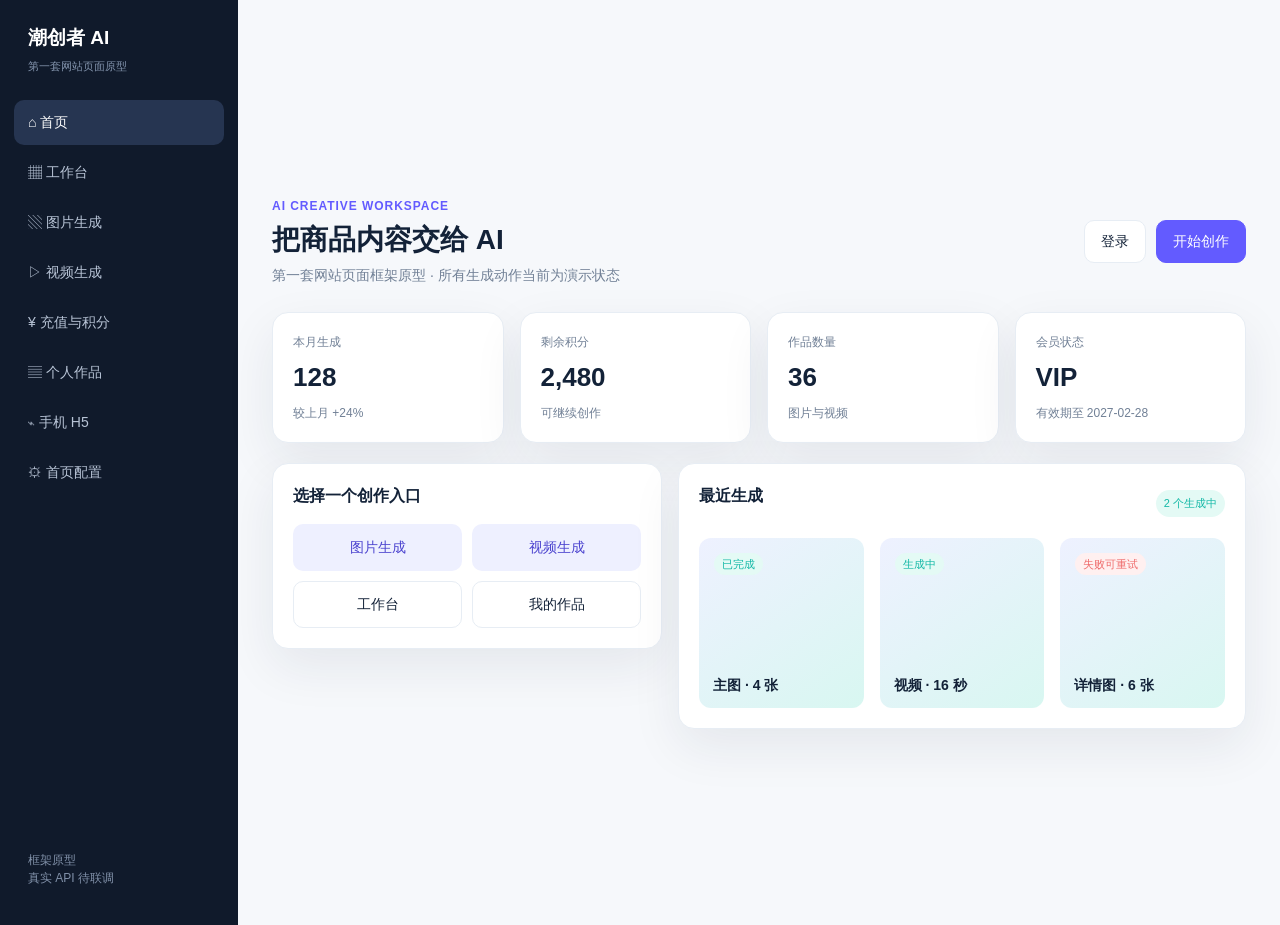
<file: 完整交互原型.html>
<!doctype html>
<html lang="zh-CN">
<head>
  <meta charset="UTF-8" />
  <meta name="viewport" content="width=device-width, initial-scale=1.0" />
  <title>潮创者 AI 第一套网站原型</title>
  <style>
    :root{--ink:#132238;--muted:#718096;--line:#e7edf4;--bg:#f6f8fb;--card:#fff;--brand:#635bff;--cyan:#13b8a6;--danger:#ef6a6a;--shadow:0 18px 50px rgba(24,42,70,.08)}
    *{box-sizing:border-box}body{margin:0;font:14px/1.5 -apple-system,BlinkMacSystemFont,"PingFang SC","Microsoft YaHei",sans-serif;color:var(--ink);background:var(--bg)}
    button,input,select{font:inherit}button{cursor:pointer;border:0}.shell{min-height:100vh;display:flex}.side{width:238px;background:#101a2b;color:#b8c4d6;padding:24px 14px;flex:none}.brand{font-weight:800;font-size:19px;color:#fff;padding:0 14px 26px}.brand small{display:block;color:#8394ad;font-size:11px;font-weight:500;margin-top:5px}.nav{display:grid;gap:5px}.nav button{background:transparent;color:inherit;text-align:left;padding:12px 14px;border-radius:10px}.nav button.active,.nav button:hover{background:#263551;color:#fff}.side-footer{margin-top:38vh;padding:14px;color:#8090a8;font-size:12px}.main{flex:1;padding:28px 34px;max-width:1500px;margin:auto;width:100%}.top{display:flex;justify-content:space-between;align-items:center;margin-bottom:26px}.eyebrow{font-size:12px;color:var(--brand);font-weight:700;letter-spacing:.08em}.title{font-size:28px;margin:4px 0;font-weight:800}.desc{color:var(--muted);margin:0}.actions{display:flex;gap:10px}.btn{border-radius:10px;padding:10px 16px;background:#fff;border:1px solid var(--line);color:var(--ink)}.btn.primary{background:var(--brand);color:#fff;border-color:var(--brand)}.btn.soft{background:#eef0ff;color:#4b43cf;border-color:transparent}.view{display:none}.view.active{display:block}.grid{display:grid;gap:16px}.stats{grid-template-columns:repeat(4,1fr);margin-bottom:20px}.card{background:var(--card);border:1px solid var(--line);border-radius:16px;padding:20px;box-shadow:var(--shadow)}.metric{font-size:26px;font-weight:800;margin:7px 0}.label{font-size:12px;color:var(--muted)}.work{grid-template-columns:minmax(320px,390px) 1fr;align-items:start}.section-title{font-size:16px;margin:0 0 16px}.field{margin:14px 0}.field label{display:block;font-weight:700;font-size:12px;margin-bottom:7px}.field input,.field select,.field textarea{width:100%;padding:11px 12px;border:1px solid var(--line);border-radius:9px;background:#fbfcfe;outline:0}.field textarea{min-height:86px;resize:vertical}.chips{display:flex;flex-wrap:wrap;gap:8px}.chip{padding:8px 11px;border:1px solid var(--line);border-radius:999px;background:#fff;color:#506079}.chip.active{background:#eeecff;border-color:#aaa4ff;color:#4c43d0}.result-head{display:flex;justify-content:space-between;align-items:center;margin-bottom:14px}.result-grid{grid-template-columns:repeat(3,1fr)}.result{min-height:170px;border-radius:12px;background:linear-gradient(145deg,#eef1ff,#d8f7f1);padding:15px;position:relative}.result strong{position:absolute;bottom:12px;left:14px}.status{font-size:11px;color:var(--cyan);background:#e4faf5;padding:5px 8px;border-radius:999px}.status.fail{color:var(--danger);background:#fff0f0}.table{width:100%;border-collapse:collapse}.table th,.table td{padding:13px 10px;border-bottom:1px solid var(--line);text-align:left}.table th{font-size:12px;color:var(--muted);font-weight:600}.phone-wrap{max-width:430px;margin:0 auto;background:#fff;border:10px solid #101a2b;border-radius:32px;min-height:690px;padding:16px;box-shadow:var(--shadow)}.phone-nav{display:flex;justify-content:space-between;align-items:center;margin-bottom:18px}.phone-card{border:1px solid var(--line);border-radius:16px;padding:16px;margin:12px 0}.phone-hero{background:linear-gradient(135deg,#665cff,#21b9ac);color:#fff;border:0}.phone-grid{display:grid;grid-template-columns:1fr 1fr;gap:10px}.phone-grid .btn{width:100%;padding:12px 6px}.mobile-note{color:var(--muted);font-size:12px}.admin-form{max-width:720px}.switch{display:flex;justify-content:space-between;align-items:center;padding:14px 0;border-bottom:1px solid var(--line)}
    @media(max-width:900px){.side{width:72px;padding:18px 8px}.brand{font-size:0;text-align:center;padding:0 0 20px}.brand:before{content:'潮';font-size:20px;color:#fff}.brand small,.nav button span,.side-footer{display:none}.nav button{text-align:center;font-size:18px;padding:13px 0}.main{padding:22px 18px}.stats{grid-template-columns:repeat(2,1fr)}.work{grid-template-columns:1fr}.result-grid{grid-template-columns:repeat(2,1fr)}}
    @media(max-width:560px){.shell{display:block}.side{width:100%;height:auto;padding:10px;display:flex;align-items:center;gap:6px;position:sticky;top:0;z-index:5}.brand{padding:0 8px;margin-right:auto}.nav{display:flex}.nav button{font-size:15px;padding:8px 10px}.main{padding:18px 12px}.top{display:block}.actions{margin-top:15px}.title{font-size:23px}.stats{gap:10px}.card{padding:15px;border-radius:13px}.result-grid{grid-template-columns:1fr}.phone-wrap{border-width:7px;padding:13px;min-height:620px}}
  </style>
</head>
<body>
<div class="shell">
  <aside class="side"><div class="brand">潮创者 AI<small>第一套网站页面原型</small></div><nav class="nav">
    <button class="active" data-view="home">⌂ <span>首页</span></button><button data-view="work">▦ <span>工作台</span></button><button data-view="image">▧ <span>图片生成</span></button><button data-view="video">▷ <span>视频生成</span></button><button data-view="wallet">¥ <span>充值与积分</span></button><button data-view="portfolio">▤ <span>个人作品</span></button><button data-view="mobile">⌁ <span>手机 H5</span></button><button data-view="admin">⚙ <span>首页配置</span></button>
  </nav><div class="side-footer">框架原型<br>真实 API 待联调</div></aside>
  <main class="main">
    <section class="top"><div><div class="eyebrow">AI CREATIVE WORKSPACE</div><h1 class="title">把商品内容交给 AI</h1><p class="desc">第一套网站页面框架原型 · 所有生成动作当前为演示状态</p></div><div class="actions"><button class="btn">登录</button><button class="btn primary">开始创作</button></div></section>
    <section id="home" class="view active"><div class="grid stats"><div class="card"><div class="label">本月生成</div><div class="metric">128</div><div class="label">较上月 +24%</div></div><div class="card"><div class="label">剩余积分</div><div class="metric">2,480</div><div class="label">可继续创作</div></div><div class="card"><div class="label">作品数量</div><div class="metric">36</div><div class="label">图片与视频</div></div><div class="card"><div class="label">会员状态</div><div class="metric">VIP</div><div class="label">有效期至 2027-02-28</div></div></div><div class="grid work"><div class="card"><h2 class="section-title">选择一个创作入口</h2><div class="phone-grid"><button class="btn soft" data-go="image">图片生成</button><button class="btn soft" data-go="video">视频生成</button><button class="btn" data-go="work">工作台</button><button class="btn" data-go="portfolio">我的作品</button></div></div><div class="card"><div class="result-head"><h2 class="section-title">最近生成</h2><span class="status">2 个生成中</span></div><div class="grid result-grid"><div class="result"><span class="status">已完成</span><strong>主图 · 4 张</strong></div><div class="result"><span class="status">生成中</span><strong>视频 · 16 秒</strong></div><div class="result"><span class="status fail">失败可重试</span><strong>详情图 · 6 张</strong></div></div></div></div></section>
    <section id="work" class="view"><div class="grid work"><div class="card"><h2 class="section-title">工作台</h2><div class="field"><label>创作类型</label><select><option>电商主图</option><option>详情页设计</option><option>小红书内容</option></select></div><div class="field"><label>商品描述</label><textarea placeholder="输入商品名称、卖点和使用场景"></textarea></div><div class="field"><label>图片类型</label><div class="chips"><button class="chip active">主图</button><button class="chip">卖点图</button><button class="chip">场景图</button><button class="chip">多角度图</button></div></div><button class="btn primary" style="width:100%">提交生成任务</button></div><div class="card"><div class="result-head"><h2 class="section-title">成品区</h2><span class="status">工作区与成品区独立滚动</span></div><div class="grid result-grid"><div class="result"><span class="status">生成中 68%</span><strong>主图 · 任务 01</strong></div><div class="result"><span class="status">已完成</span><strong>卖点图 · 任务 02</strong></div><div class="result"><span class="status fail">失败</span><strong>场景图 · 重试</strong></div></div></div></div></section>
    <section id="image" class="view"><div class="card"><div class="result-head"><div><h2 class="section-title">图片生成页</h2><p class="desc">模型列表由后台接口动态读取，原型暂用占位数据</p></div><span class="status">3 个模型</span></div><div class="field"><label>图片模型</label><div class="chips"><button class="chip active">模型 A · 平衡</button><button class="chip">模型 B · 写实</button><button class="chip">模型 C · 高质</button></div></div><div class="field"><label>选择图片类型（可多选）</label><div class="chips"><button class="chip active">主图</button><button class="chip active">卖点图</button><button class="chip">场景图</button><button class="chip">详情图</button><button class="chip">品牌故事图</button></div></div><div class="field"><label>上传参考图</label><input type="file" multiple /></div><button class="btn primary">开始生成 4 张图片</button></div></section>
    <section id="video" class="view"><div class="grid work"><div class="card"><h2 class="section-title">视频生成页</h2><div class="field"><label>视频模型</label><select><option>模型 A · 商品带货</option><option>模型 B · 数字人</option></select></div><div class="field"><label>视频时长</label><input type="range" min="4" max="60" value="16" /></div><div class="field"><label>分辨率</label><div class="chips"><button class="chip active">720P</button><button class="chip">480P</button><button class="chip">1080P</button></div></div><div class="field"><label>画面比例</label><div class="chips"><button class="chip active">16:9</button><button class="chip">9:16</button><button class="chip">1:1</button><button class="chip">4:3</button></div></div><button class="btn primary" style="width:100%">开始生成视频</button></div><div class="card"><h2 class="section-title">生成结果</h2><div class="result" style="min-height:320px"><span class="status">等待生成</span><strong>视频预览区</strong></div></div></div></section>
    <section id="wallet" class="view"><div class="grid stats"><div class="card"><div class="label">当前积分</div><div class="metric">2,480</div><button class="btn primary">充值积分</button></div><div class="card"><div class="label">会员等级</div><div class="metric">VIP 会员</div><button class="btn soft">续费会员</button></div></div><div class="card"><h2 class="section-title">充值记录</h2><table class="table"><tr><th>时间</th><th>类型</th><th>金额</th><th>状态</th></tr><tr><td>2026-09-30 10:21</td><td>积分充值</td><td>¥99</td><td><span class="status">已完成</span></td></tr><tr><td>2026-09-21 15:08</td><td>VIP 会员</td><td>¥199</td><td><span class="status">已完成</span></td></tr></table></div></section>
    <section id="portfolio" class="view"><div class="card"><div class="result-head"><h2 class="section-title">个人作品</h2><div class="chips"><button class="chip active">全部</button><button class="chip">图片</button><button class="chip">视频</button><button class="chip">主图</button><button class="chip">详情图</button></div></div><div class="grid result-grid"><div class="result"><span class="status">图片 · 09-30</span><strong>商品主图</strong></div><div class="result"><span class="status">视频 · 09-29</span><strong>带货视频</strong></div><div class="result"><span class="status">图片 · 09-28</span><strong>场景图</strong></div></div></div></section>
    <section id="mobile" class="view"><div class="phone-wrap"><div class="phone-nav"><strong>潮创者 AI</strong><button class="btn">登录</button></div><div class="phone-card phone-hero"><div class="label" style="color:#dff">AI 电商内容工作台</div><h2>手机也能快速做出好商品图</h2><button class="btn" style="color:#4b43cf">立即开始</button></div><div class="phone-grid"><button class="btn soft">图片生成</button><button class="btn soft">视频生成</button><button class="btn">我的作品</button><button class="btn">会员充值</button></div><div class="phone-card"><strong>最近任务</strong><p class="mobile-note">主图生成 · 生成中 68%</p><p class="mobile-note">详情图生成 · 已完成</p></div><p class="mobile-note">手机登录、手机号绑定、上传、任务状态、充值和作品展示均采用独立移动布局。</p></div></section>
    <section id="admin" class="view"><div class="card admin-form"><h2 class="section-title">移动端首页配置后台</h2><div class="field"><label>首页标题</label><input value="手机也能快速做出好商品图" /></div><div class="field"><label>宣传文案</label><textarea>上传商品图，选择创作类型，一键生成电商内容。</textarea></div><div class="field"><label>Logo</label><input type="file" /></div><div class="field"><label>首页封面</label><input type="file" /></div><div class="switch"><span>启用移动端首页配置</span><input type="checkbox" checked /></div><br><button class="btn primary">保存并预览</button></div></section>
  </main>
</div>
<script>
  const views=[...document.querySelectorAll('.view')];
  function show(id){views.forEach(v=>v.classList.toggle('active',v.id===id));document.querySelectorAll('.nav button').forEach(b=>b.classList.toggle('active',b.dataset.view===id));window.scrollTo({top:0,behavior:'smooth'})}
  document.querySelectorAll('[data-view]').forEach(b=>b.onclick=()=>show(b.dataset.view));document.querySelectorAll('[data-go]').forEach(b=>b.onclick=()=>show(b.dataset.go));
  document.querySelectorAll('.chip').forEach(b=>b.onclick=()=>b.classList.toggle('active'));
</script>
</body>
</html>
</file>
